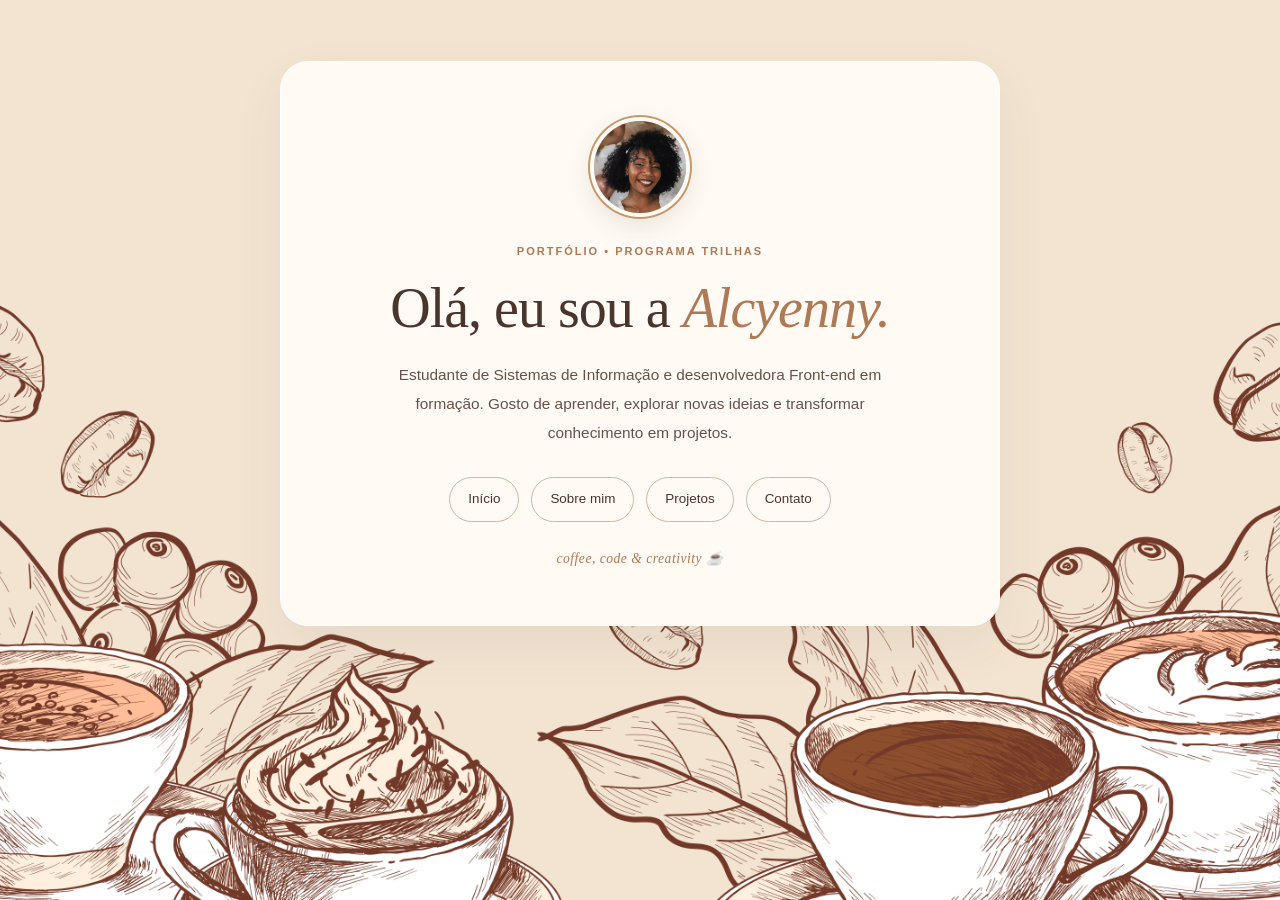
<file: index.html>
<!DOCTYPE html>
<html lang="pt-BR">
<head>
    <meta charset="UTF-8">
    <meta name="viewport" content="width=device-width, initial-scale=1.0">
    <meta name="description" content="Portfólio de Alcyenny, estudante de Sistemas de Informação e desenvolvedora Front-end em formação.">
    <title>Alcyenny | Portfólio</title>
    <link rel="stylesheet" href="style.css">
</head>
<body class="page-home">

    <main class="portfolio">
        <section class="profile">

            <div class="profile-photo">
                <img src="imagens/alcyenny.jpg" alt="Foto de perfil da Alcyenny">
            </div>

            <p class="profile-label">PORTFÓLIO • PROGRAMA TRILHAS</p>

            <h1>Olá, eu sou a <span>Alcyenny.</span></h1>

            <p class="profile-description">
                Estudante de Sistemas de Informação e desenvolvedora
                Front-end em formação. Gosto de aprender, explorar
                novas ideias e transformar conhecimento em projetos.
            </p>

            <nav class="profile-links" aria-label="Navegação principal">
                <a href="index.html">Início</a>
                <a href="sobre.html">Sobre mim</a>
                <a href="projetos.html">Projetos</a>
                <a href="contato.html">Contato</a>
            </nav>

            <p class="coffee-note">coffee, code & creativity ☕</p>

        </section>
    </main>

</body>
</html>
</file>
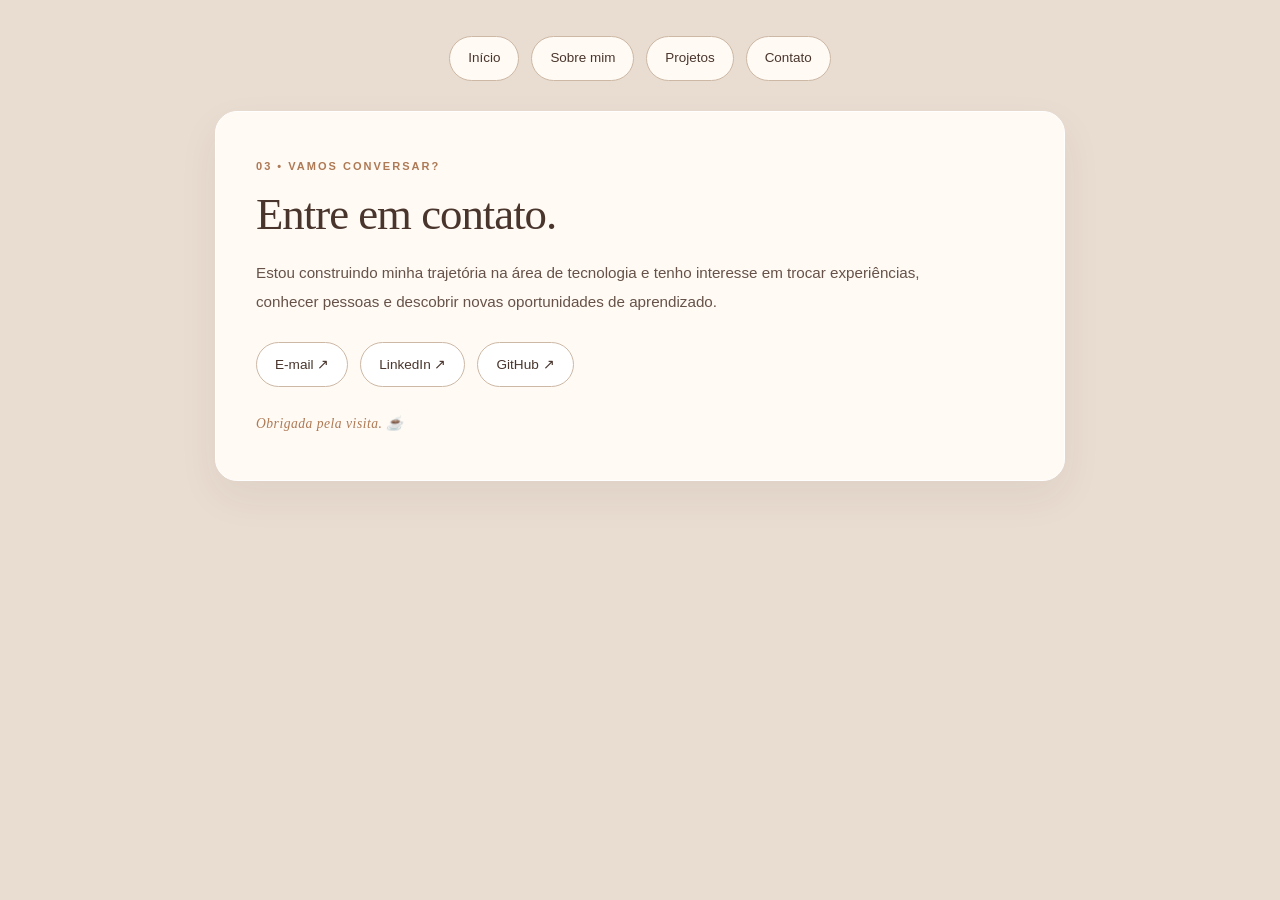
<file: contato.html>
<!DOCTYPE html>
<html lang="pt-BR">
<head>
    <meta charset="UTF-8">
    <meta name="viewport" content="width=device-width, initial-scale=1.0">
    <title>Contato | Alcyenny</title>
    <link rel="stylesheet" href="style.css">
</head>
<body class="page-contact">

    <main class="portfolio">
        <nav class="profile-links page-nav" aria-label="Navegação principal">
            <a href="index.html">Início</a>
            <a href="sobre.html">Sobre mim</a>
            <a href="projetos.html">Projetos</a>
            <a href="contato.html">Contato</a>
        </nav>

        <section class="page-card contact-card">
            <p class="section-label">03 • VAMOS CONVERSAR?</p>
            <h1>Entre em contato.</h1>

            <p>
                Estou construindo minha trajetória na área de
                tecnologia e tenho interesse em trocar experiências,
                conhecer pessoas e descobrir novas oportunidades
                de aprendizado.
            </p>

            <div class="contact-links">
                <a href="mailto:alccye@gmail.com">
                    E-mail ↗
                </a>

                <a href="https://www.linkedin.com/" target="_blank"
                   rel="noopener noreferrer">
                    LinkedIn ↗
                </a>

                <a href="https://github.com/alcyenny-silva" target="_blank"
                   rel="noopener noreferrer">
                    GitHub ↗
                </a>
            </div>

            <p class="coffee-note">Obrigada pela visita. ☕</p>
        </section>
    </main>

</body>
</html>
</file>
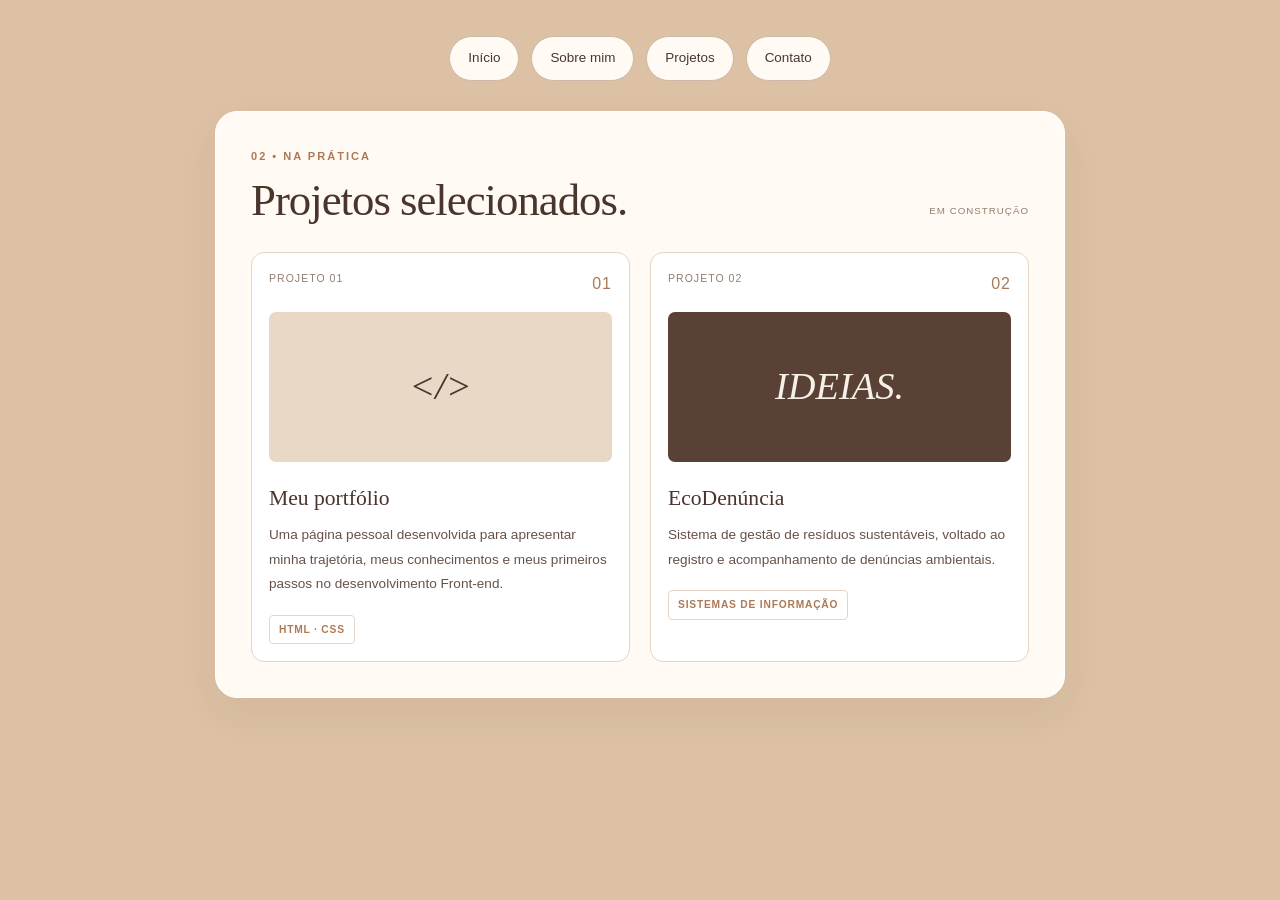
<file: projetos.html>
<!DOCTYPE html>
<html lang="pt-BR">
<head>
    <meta charset="UTF-8">
    <meta name="viewport" content="width=device-width, initial-scale=1.0">
    <title>Projetos | Alcyenny</title>
    <link rel="stylesheet" href="style.css">
</head>
<body class="page-projects">

    <main class="portfolio">
        <nav class="profile-links page-nav" aria-label="Navegação principal">
            <a href="index.html">Início</a>
            <a href="sobre.html">Sobre mim</a>
            <a href="projetos.html">Projetos</a>
            <a href="contato.html">Contato</a>
        </nav>

        <section class="projects page-card">
            <div class="section-heading">
                <div>
                    <p class="section-label">02 • NA PRÁTICA</p>
                    <h1>Projetos selecionados.</h1>
                </div>
                <span class="project-count">EM CONSTRUÇÃO</span>
            </div>

            <div class="project-grid">

                <article class="project-card">
                    <div class="project-top">
                        <span>PROJETO 01</span>
                        <span>01</span>
                    </div>

                    <div class="project-preview preview-one">
                        <span class="preview-mark">&lt;/&gt;</span>
                    </div>

                    <h2>Meu portfólio</h2>
                    <p>
                        Uma página pessoal desenvolvida para apresentar
                        minha trajetória, meus conhecimentos e meus
                        primeiros passos no desenvolvimento Front-end.
                    </p>

                    <span class="project-tag">HTML · CSS</span>
                </article>

                <article class="project-card">
                    <div class="project-top">
                        <span>PROJETO 02</span>
                        <span>02</span>
                    </div>

                    <div class="project-preview preview-two">
                        <span class="preview-mark">IDEIAS.</span>
                    </div>

                    <h2>EcoDenúncia</h2>
                    <p>
                        Sistema de gestão de resíduos sustentáveis,
                        voltado ao registro e acompanhamento de
                        denúncias ambientais.
                    </p>

                    <span class="project-tag">SISTEMAS DE INFORMAÇÃO</span>
                </article>

            </div>
        </section>
    </main>

</body>
</html>
</file>
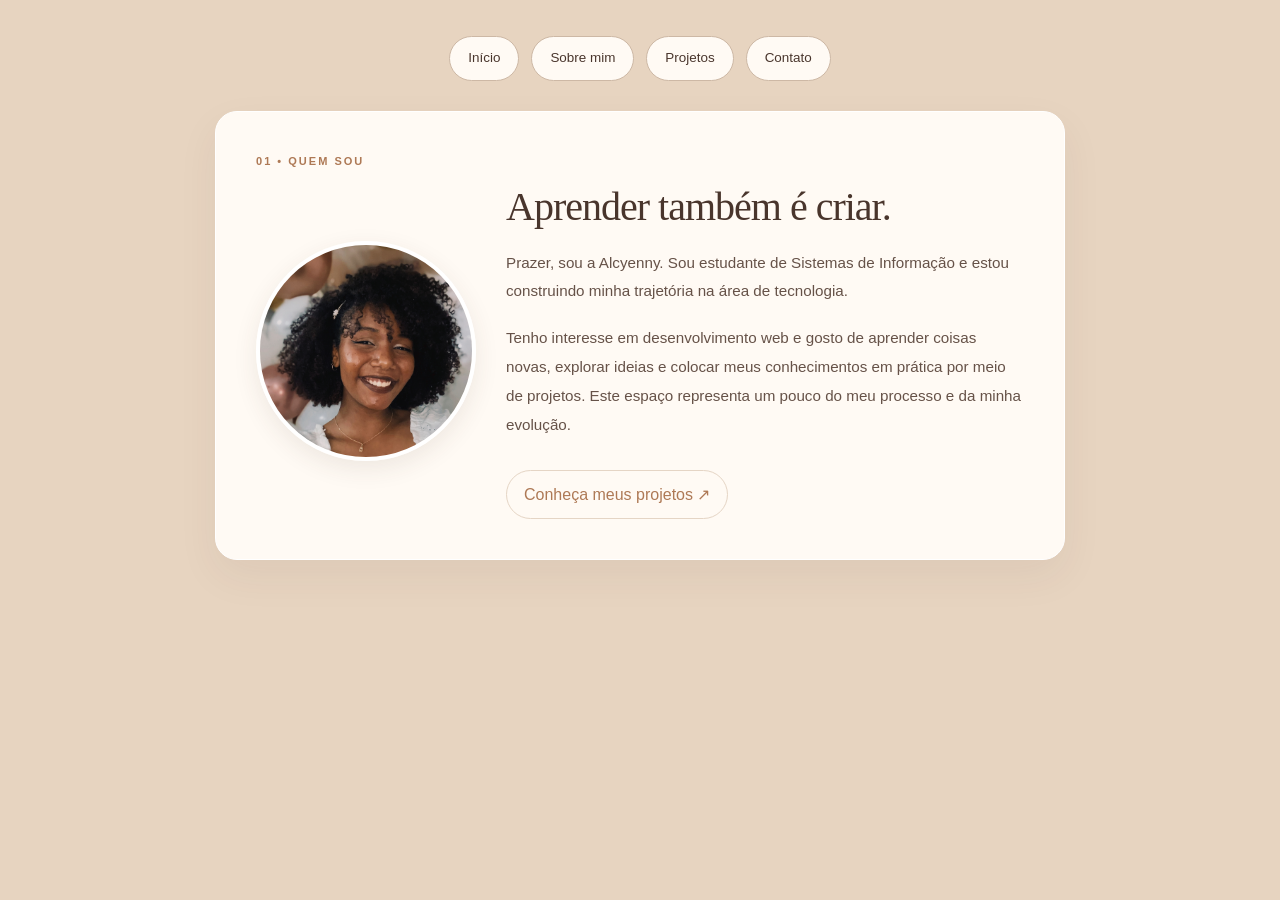
<file: sobre.html>
<!DOCTYPE html>
<html lang="pt-BR">
<head>
    <meta charset="UTF-8">
    <meta name="viewport" content="width=device-width, initial-scale=1.0">
    <title>Sobre mim | Alcyenny</title>
    <link rel="stylesheet" href="style.css">
</head>
<body class="page-about">

    <main class="portfolio">
        <nav class="profile-links page-nav" aria-label="Navegação principal">
            <a href="index.html">Início</a>
            <a href="sobre.html">Sobre mim</a>
            <a href="projetos.html">Projetos</a>
            <a href="contato.html">Contato</a>
        </nav>

        
<section class="about page-card">
    <p class="section-label">01 • QUEM SOU</p>

    <div class="about-content">
        <div class="about-photo">
            <img src="imagens/alcyenny.jpg" alt="Foto de Alcyenny">
        </div>

        <div class="about-text">
            <h1>Aprender também é criar.</h1>

            <p>
                Prazer, sou a Alcyenny. Sou estudante de Sistemas
                de Informação e estou construindo minha trajetória
                na área de tecnologia.
            </p>

            <p>
                Tenho interesse em desenvolvimento web e gosto de
                aprender coisas novas, explorar ideias e colocar
                meus conhecimentos em prática por meio de projetos.
                Este espaço representa um pouco do meu processo
                e da minha evolução.
            </p>

            <a class="back-link" href="projetos.html">
                Conheça meus projetos ↗
            </a>
        </div>
    </div>
</section>

    </main>

</body>
</html>
</file>
<file: style.css>
/* ==========================
   1. PALETA DE CORES
========================== */

:root {
    --surface: #FFFAF4;
    --coffee: #49352C;
    --text: #665248;
    --muted: #927D70;
    --caramel: #AE7955;
    --border: #E5D5C5;
    --light-coffee: #EAD9C8;
}

* {
    margin: 0;
    padding: 0;
    box-sizing: border-box;
}

html {
    scroll-behavior: smooth;
}

body {
    min-height: 100vh;
    padding: 36px 20px;
    color: var(--text);
    font-family: Arial, Helvetica, sans-serif;
    line-height: 1.7;
    overflow-x: hidden;
}

/* ==========================
   2. FUNDO DE CADA PÁGINA
   CORES SÓLIDAS
========================== */

.page-home {
    background-color: #F3E4D2;
    background-image: url("imagens/fundo-cafe.png");
    background-size: cover;
    background-position: center;
    background-repeat: no-repeat;
    background-attachment: fixed;
}

.page-about {
    background-color: #E7D4C0;
}

.page-projects {
    background-color: #DCC1A4;
}

.page-contact {
    background-color: #E9DCD0;
}

a {
    color: inherit;
    text-decoration: none;
}

/* ==========================
   3. CONTAINER PRINCIPAL
========================== */

.portfolio {
    width: 100%;
    max-width: 850px;
    margin: 0 auto;
}

/* ==========================
   4. PÁGINA INICIAL
========================== */

.profile {
    position: relative;
    display: flex;
    flex-direction: column;
    align-items: center;
    text-align: center;
    max-width: 720px;
    margin: 25px auto;
    padding: 55px 30px 55px;
    border: 1px solid #FFFFFF;
    border-radius: 28px;
    background-color: #FFFAF4;
    box-shadow: 0 20px 50px #49352C12;
}

.profile-photo {
    display: grid;
    place-items: center;
    width: 100px;
    height: 100px;
    margin-bottom: 25px;
    overflow: hidden;
    flex-shrink: 0;
    border: 4px solid #FFFAF4;
    border-radius: 50%;
    background-color: #DCC1A4;
    box-shadow:
        0 0 0 2px #C49A6C,
        0 8px 25px #49352C20;
}

.profile-photo img {
    display: block;
    width: 100%;
    height: 100%;
    object-fit: cover;
    object-position: 50% 20%;
    transform: translateY(-5px);
}

.profile-label,
.section-label {
    color: var(--caramel);
    font-size: 0.69rem;
    font-weight: bold;
    letter-spacing: 2px;
}

.profile-label {
    margin-bottom: 14px;
}

.profile h1,
.page-card h1 {
    color: var(--coffee);
    font-family: Georgia, "Times New Roman", serif;
    font-size: clamp(2.1rem, 6vw, 3.5rem);
    font-weight: normal;
    letter-spacing: -1px;
    line-height: 1.2;
    margin-bottom: 18px;
}

.profile h1 span {
    color: var(--caramel);
    font-style: italic;
}

.profile-description {
    max-width: 540px;
    margin-bottom: 30px;
    color: var(--text);
    font-size: 0.96rem;
    line-height: 1.9;
}

.coffee-note {
    margin-top: 25px;
    color: var(--caramel);
    font-family: Georgia, "Times New Roman", serif;
    font-size: 0.85rem;
    font-style: italic;
    letter-spacing: 0.5px;
}

/* ==========================
   5. NAVEGAÇÃO
========================== */

.profile-links {
    display: flex;
    justify-content: center;
    flex-wrap: wrap;
    gap: 12px;
}

.profile-links a {
    display: inline-flex;
    align-items: center;
    justify-content: center;
    padding: 10px 18px;
    border: 1px solid #CDB8A5;
    border-radius: 100px;
    background-color: #FFFAF4;
    color: var(--coffee);
    font-size: 0.84rem;
    transition: background-color 0.25s ease,
                color 0.25s ease,
                transform 0.25s ease;
}

.profile-links a:hover {
    color: #FFFAF4;
    background-color: var(--coffee);
    border-color: var(--coffee);
    transform: translateY(-2px);
}

.page-nav {
    margin: 0 auto 30px;
}

/* ==========================
   6. CARTÕES DAS PÁGINAS
========================== */

.page-card {
    padding: 40px;
    border: 1px solid #FFFFFF;
    border-radius: 22px;
    background-color: #FFFAF4;
    box-shadow: 0 16px 40px #49352C10;
}

.page-card .section-label {
    margin-bottom: 12px;
}

.page-card h1 {
    font-size: clamp(2rem, 5vw, 2.8rem);
}

.page-card > p:not(.section-label):not(.coffee-note) {
    max-width: 680px;
    margin-bottom: 18px;
    font-size: 0.95rem;
    line-height: 1.9;
}

.back-link {
    display: inline-block;
    margin-top: 12px;
    padding: 10px 17px;
    border: 1px solid var(--border);
    border-radius: 100px;
    color: var(--caramel);
    transition: background-color 0.2s, color 0.2s;
}

.back-link:hover {
    background-color: var(--coffee);
    color: #FFFAF4;
}

/* ==========================
   7. PROJETOS
========================== */

.projects {
    padding: 35px;
}

.section-heading {
    display: flex;
    align-items: flex-end;
    justify-content: space-between;
    gap: 20px;
    margin-bottom: 25px;
}

.section-heading .section-label {
    margin-bottom: 8px;
}

.section-heading h1 {
    margin-bottom: 0;
}

.project-count {
    padding-bottom: 8px;
    color: var(--muted);
    font-size: 0.61rem;
    letter-spacing: 1px;
}

.project-grid {
    display: grid;
    grid-template-columns: repeat(2, minmax(0, 1fr));
    gap: 20px;
}

.project-card {
    min-width: 0;
    padding: 17px;
    border: 1px solid var(--border);
    border-radius: 13px;
    background-color: #FFFFFF;
    transition: transform 0.25s ease,
                box-shadow 0.25s ease;
}

.project-card:hover {
    transform: translateY(-4px);
    box-shadow: 0 12px 30px #49352C10;
}

.project-top {
    display: flex;
    justify-content: space-between;
    margin-bottom: 14px;
    color: var(--muted);
    font-size: 0.66rem;
    letter-spacing: 1px;
}

.project-top span:last-child {
    color: var(--caramel);
    font-size: 1rem;
}

.project-preview {
    display: grid;
    place-items: center;
    min-height: 150px;
    margin-bottom: 18px;
    overflow: hidden;
    border-radius: 7px;
}

.preview-one {
    background-color: #E9D8C6;
}

.preview-two {
    background-color: #594136;
}

.preview-mark {
    color: var(--coffee);
    font-family: Georgia, "Times New Roman", serif;
    font-size: 2.4rem;
    font-style: italic;
}

.preview-two .preview-mark {
    color: #F7F0E8;
}

.project-card h2 {
    margin-bottom: 7px;
    color: var(--coffee);
    font-family: Georgia, "Times New Roman", serif;
    font-size: 1.35rem;
    font-weight: normal;
}

.project-card > p {
    margin-bottom: 17px;
    font-size: 0.85rem;
    line-height: 1.8;
}

.project-tag {
    display: inline-block;
    padding: 5px 9px;
    border: 1px solid var(--border);
    border-radius: 4px;
    color: var(--caramel);
    font-size: 0.64rem;
    font-weight: bold;
    letter-spacing: 0.8px;
}

/* ==========================
   8. CONTATO
========================== */

.contact-card {
    padding-top: 45px;
    padding-bottom: 45px;
}

.contact-links {
    display: flex;
    flex-wrap: wrap;
    gap: 12px;
    margin-top: 25px;
}

.contact-links a {
    display: inline-block;
    padding: 10px 18px;
    border: 1px solid #CDB8A5;
    border-radius: 100px;
    background-color: #FFFFFF;
    color: var(--coffee);
    font-size: 0.85rem;
    transition: background-color 0.25s,
                color 0.25s;
}

.contact-links a:hover {
    background-color: var(--coffee);
    color: #FFFFFF;
}

/* ==========================
   9. RESPONSIVIDADE
========================== */

@media (max-width: 600px) {
    body {
        padding: 18px 14px;
    }

    .profile {
        margin: 10px auto;
        padding: 45px 20px;
    }

    .profile-links {
        width: 100%;
        flex-direction: column;
        align-items: stretch;
    }

    .profile-links a {
        justify-content: center;
    }

    .page-nav {
        margin-bottom: 20px;
    }

    .page-card {
        padding: 25px 20px;
    }

    .section-heading {
        align-items: flex-start;
        flex-direction: column;
        gap: 6px;
    }

    .project-grid {
        grid-template-columns: 1fr;
    }

    .project-preview {
        min-height: 170px;
    }

    .contact-links {
        flex-direction: column;
    }

    .contact-links a {
        text-align: center;
    }
}


/* FOTO E TEXTO: SOBRE MIM */

.about-content {
    display: flex;
    align-items: center;
    gap: 30px;
}


.about-photo {
    flex: 0 0 220px;
    width: 220px;
    height: 220px;
    overflow: hidden;
    border: 4px solid #FFFFFF;
    border-radius: 50%;
    box-shadow: 0 8px 24px #49352C18;
}

.about-photo img {
    width: 100%;
    height: 100%;
    display: block;
    object-fit: cover;
    object-position: center 20%;
}

.about-text {
    flex: 1;
    min-width: 0;
}

.about-text h1 {
    font-size: clamp(1.8rem, 4vw, 2.5rem);
}

.about-text p {
    margin-bottom: 18px;
    font-size: 0.95rem;
    line-height: 1.9;
}

/* ADAPTAÇÃO PARA CELULAR */

@media (max-width: 600px) {
    .about-content {
        flex-direction: column;
        align-items: center;
    }

    .about-photo {
    flex: 0 0 190px;
    width: 190px;
    height: 190px;
    }
    }

    .about-text {
        width: 100%;
    }
</file>
